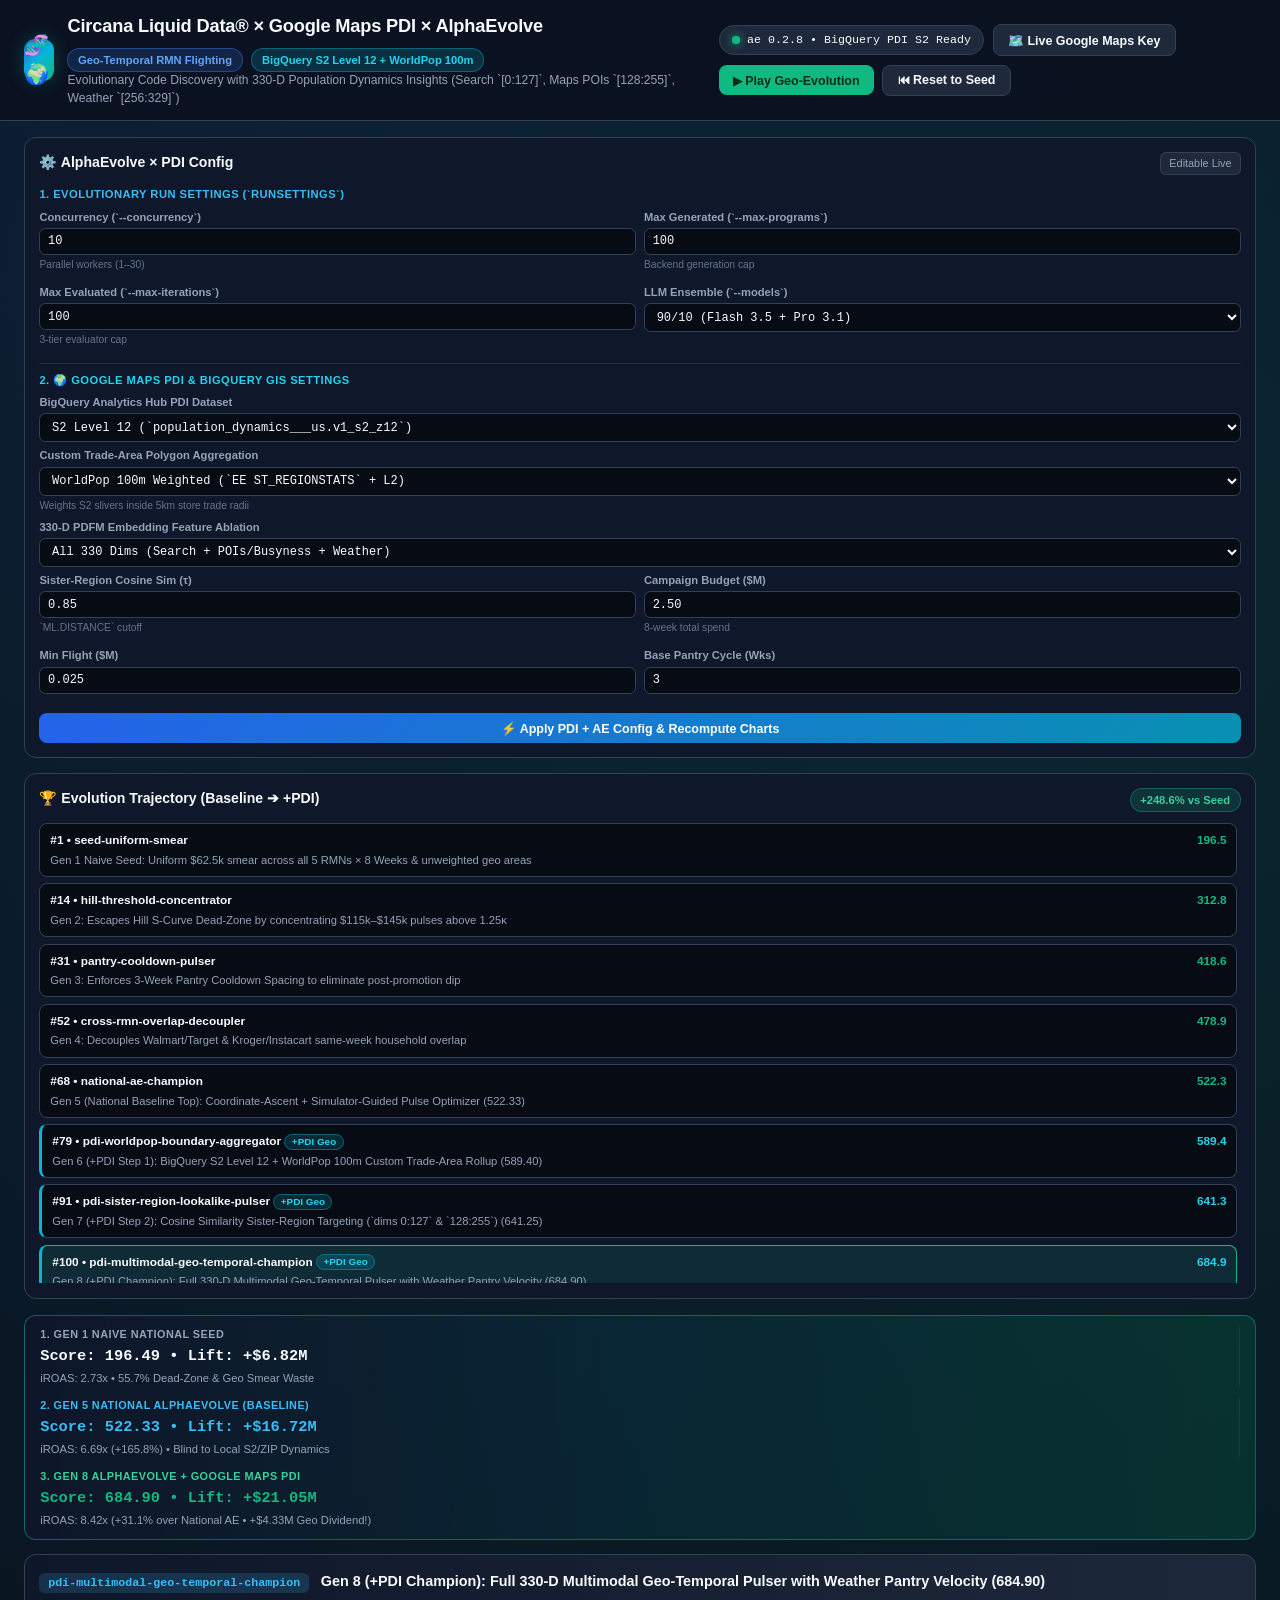
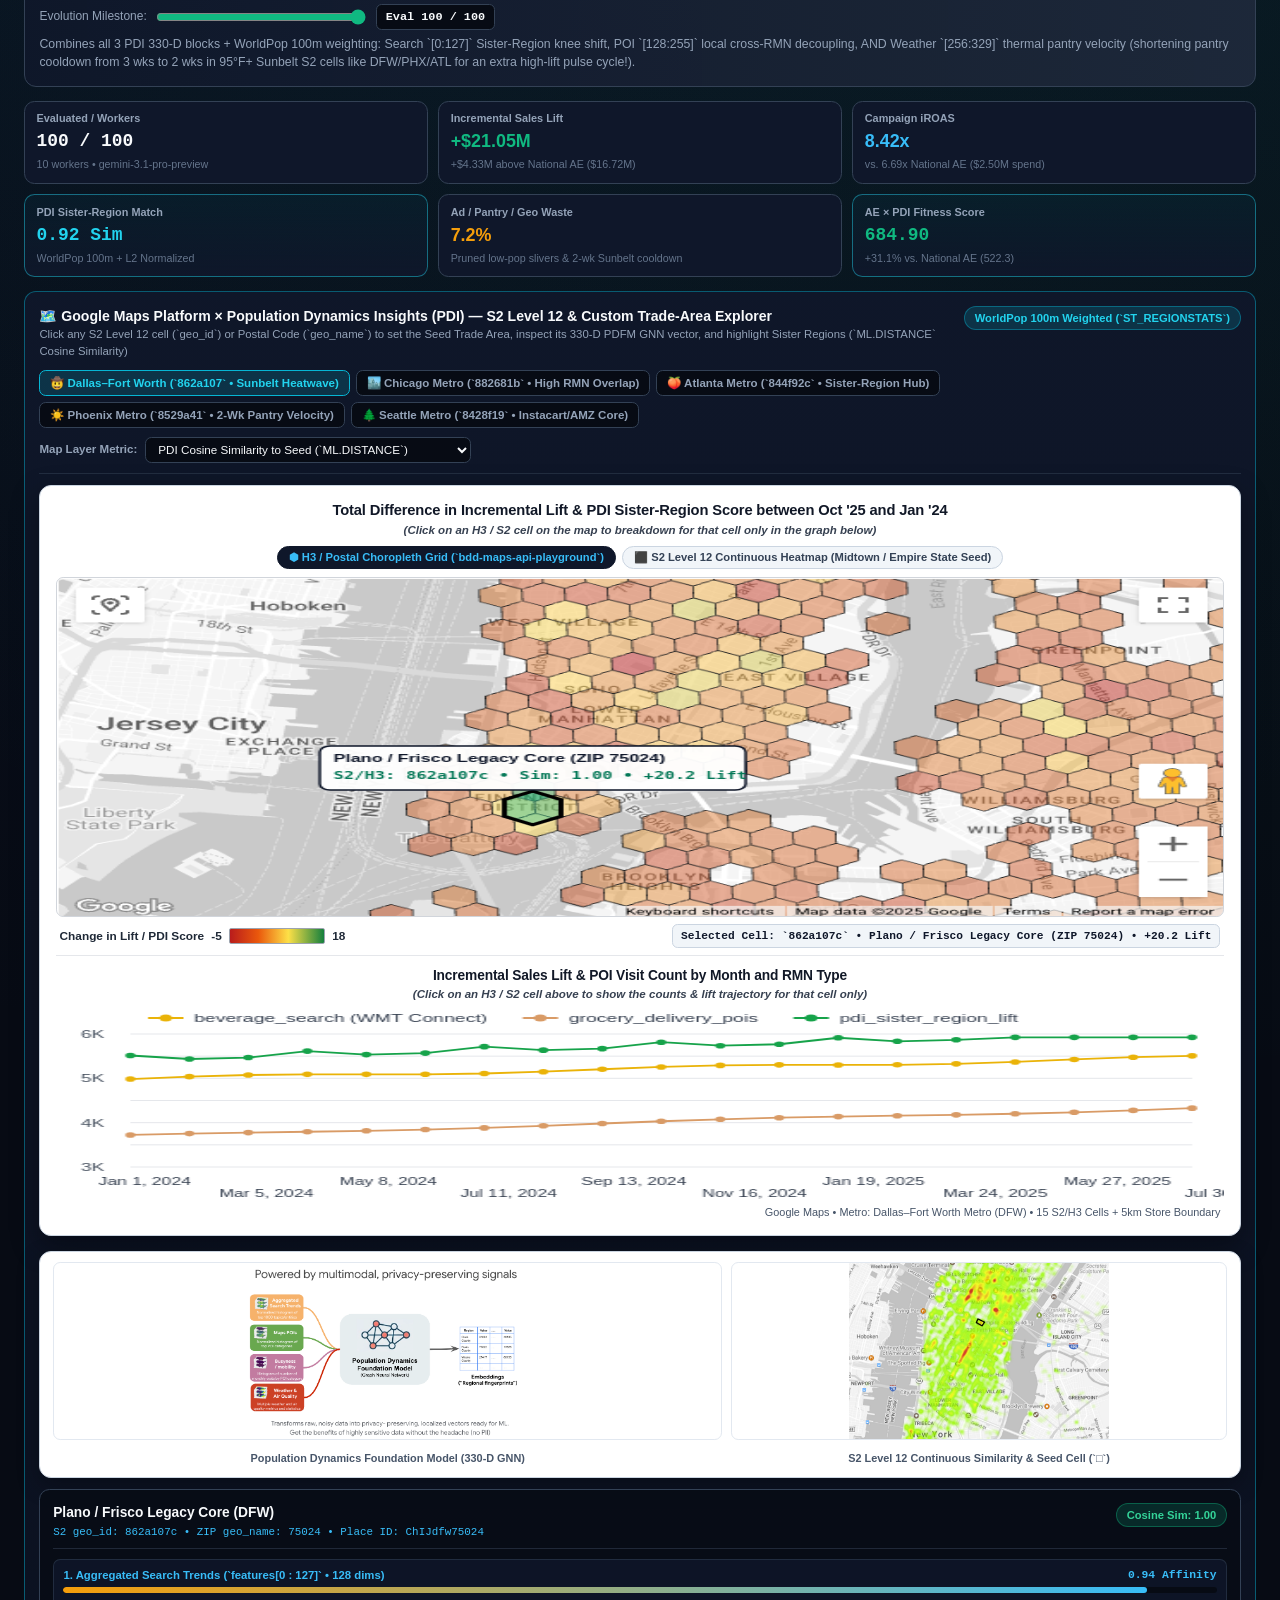
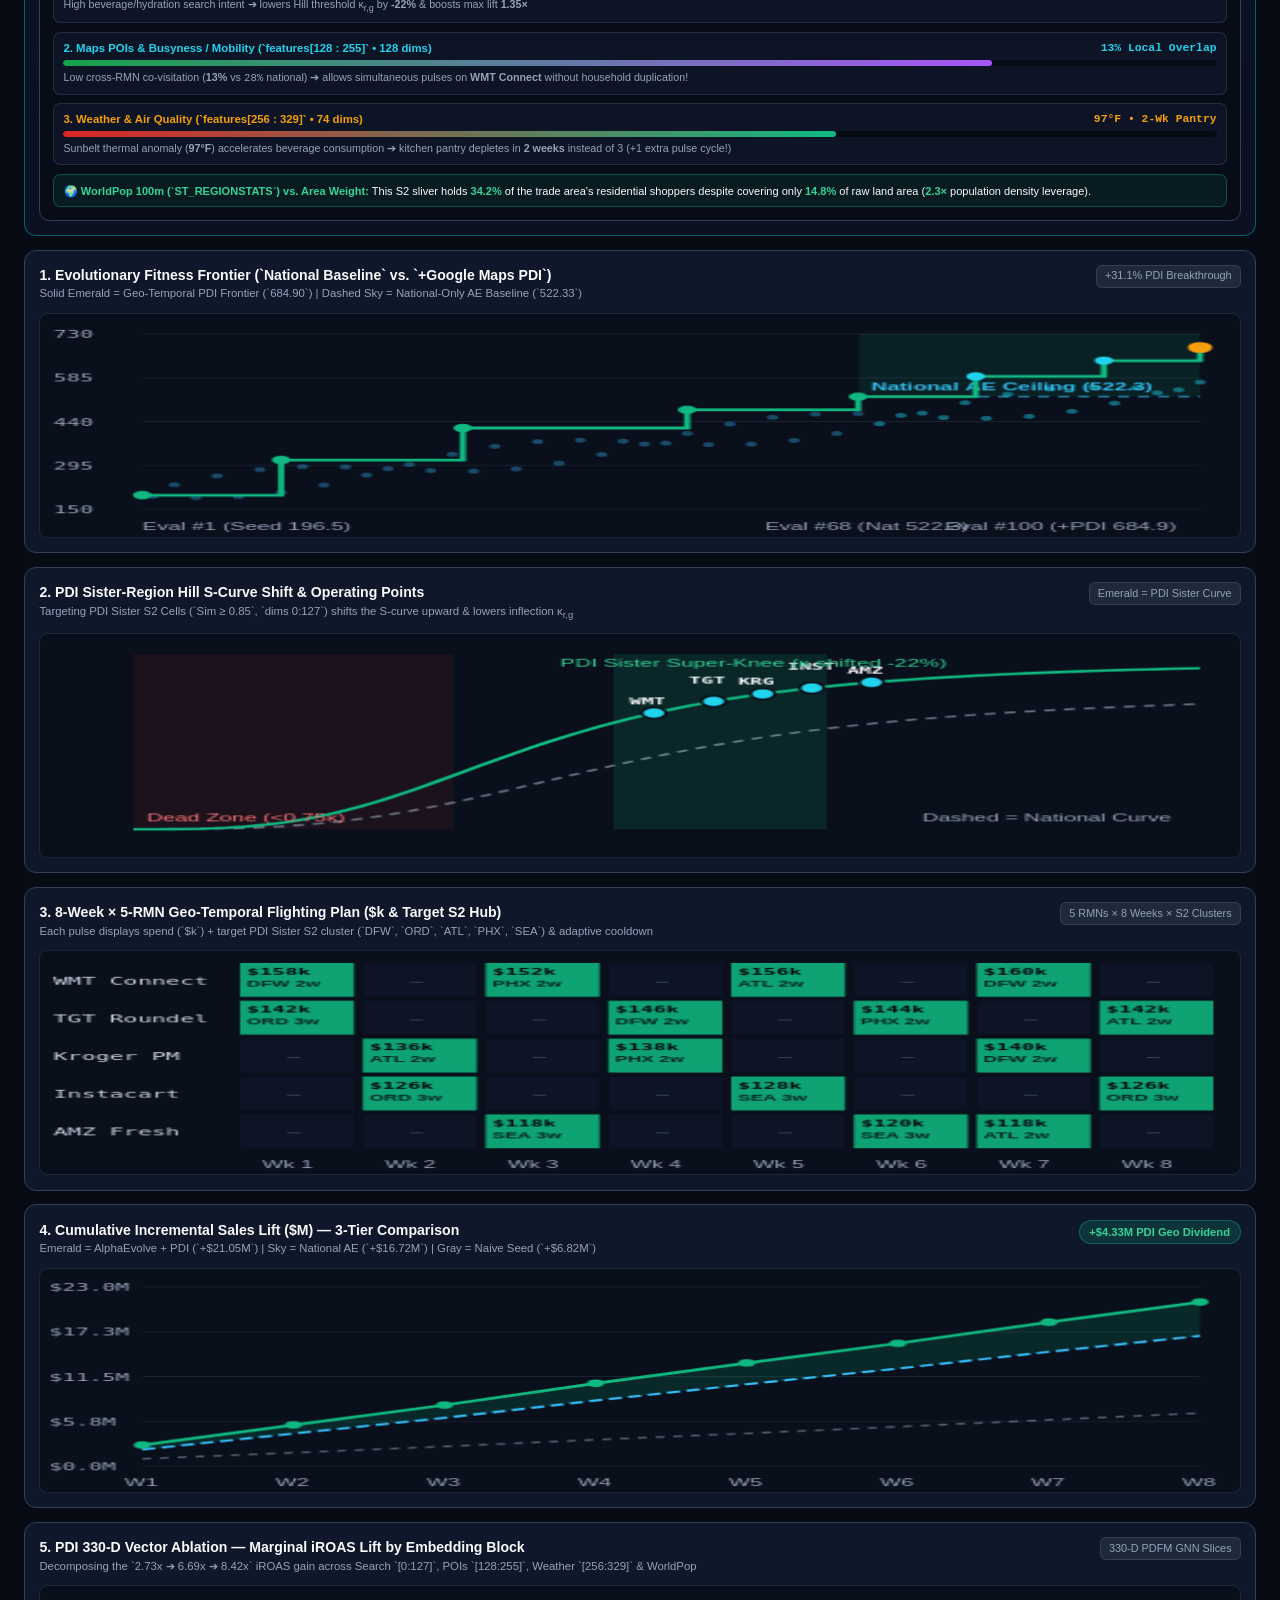
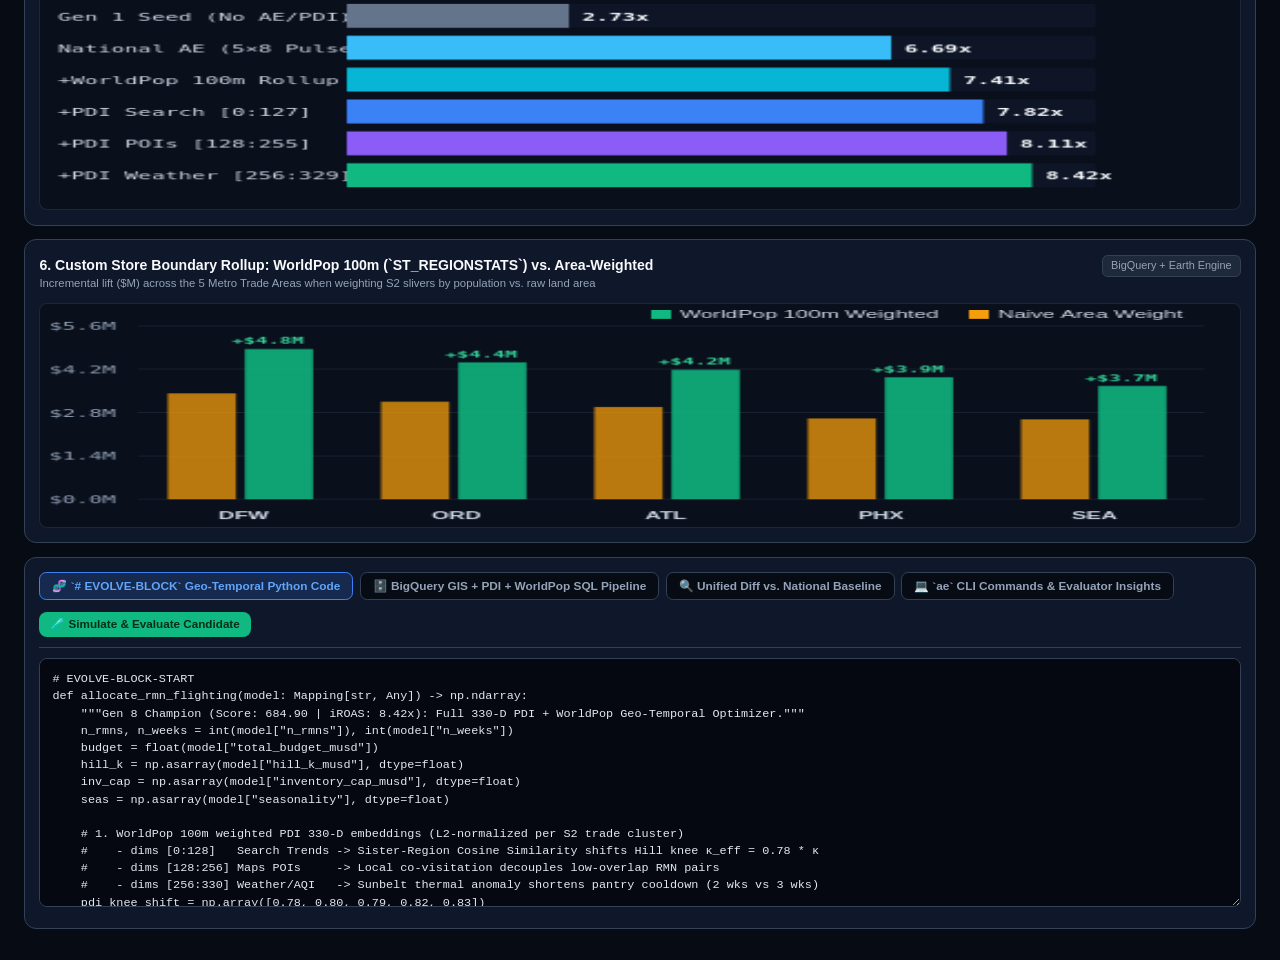
<file: static/index.html>
<!DOCTYPE html>
<html lang="en">
<head>
  <meta charset="UTF-8" />
  <meta name="viewport" content="width=device-width, initial-scale=1.0" />
  <title>Circana Liquid Data® × Google Maps PDI × AlphaEvolve — Geo-Temporal Retail Media Optimizer</title>
  <link rel="stylesheet" href="styles.css" onerror="this.href='/static/styles.css'" />
</head>
<body>
  <!-- Top Navbar -->
  <header class="topbar">
    <div class="brand">
      <div class="brand-badge">🧬🌍</div>
      <div>
        <div class="brand-title-row">
          <h1>Circana Liquid Data® × Google Maps PDI × AlphaEvolve</h1>
          <span class="pill pill-accent">Geo-Temporal RMN Flighting</span>
          <span class="pill pill-pdi">BigQuery S2 Level 12 + WorldPop 100m</span>
        </div>
        <p class="subtitle">
          Evolutionary Code Discovery with 330-D Population Dynamics Insights (Search `[0:127]`, Maps POIs `[128:255]`, Weather `[256:329]`)
        </p>
      </div>
    </div>

    <div class="topbar-actions">
      <div class="ae-cli-badge" id="aeCliBadge" title="AlphaEvolve + BigQuery PDI Status">
        <span class="status-dot"></span>
        <span id="aeCliStatusText">ae 0.2.8 • BigQuery PDI S2 Ready</span>
      </div>
      <button id="toggleGmpKeyBtn" class="btn btn-secondary" type="button">
        🗺️ Live Google Maps Key
      </button>
      <button id="playEvolutionBtn" class="btn btn-primary" type="button">
        ▶ Play Geo-Evolution
      </button>
      <button id="resetEvolutionBtn" class="btn btn-secondary" type="button">
        ⏮ Reset to Seed
      </button>
    </div>
  </header>

  <!-- Optional Google Maps Demo Key / API Key Drawer (Compliance: Never hardcode key) -->
  <div id="gmpKeyBanner" class="gmp-key-banner hidden">
    <div class="gmp-key-inner">
      <div>
        <strong>🗺️ Google Maps Platform Live Vector Map (`<gmp-map>` + `GoogleMapsOverlay` S2Layer):</strong>
        <span>
          Enter your `GOOGLE_MAPS_API_KEY` or mint a zero-cost prototyping
          <a href="https://mapsplatform.google.com/maps-demo-key?utm_campaign=gmp_git_agentskills_v1" target="_blank" rel="noopener" style="color:#38bdf8;">Maps Demo Key</a>.
          (Interactive WebGL/Canvas S2 Level 12 Vector Simulation is active by default.)
        </span>
      </div>
      <div class="gmp-key-controls">
        <input id="gmpApiKeyInput" type="password" placeholder="Paste GOOGLE_MAPS_API_KEY..." />
        <button id="loadLiveGmpBtn" class="btn btn-accent btn-sm" type="button">Load Live `<gmp-map>`</button>
      </div>
    </div>
  </div>

  <main class="main-layout">
    <!-- Left Sidebar: Editable AlphaEvolve Runtime, Google Maps PDI Config & Milestones -->
    <aside class="config-sidebar" aria-label="AlphaEvolve & PDI Configuration">
      <div class="card config-card">
        <div class="card-header">
          <h2>⚙️ AlphaEvolve × PDI Config</h2>
          <span class="badge-muted">Editable Live</span>
        </div>

        <form id="aeConfigForm" class="config-form">
          <div class="section-label">1. Evolutionary Run Settings (`RunSettings`)</div>

          <div class="form-grid-2">
            <div class="field">
              <label for="cfgConcurrency">Concurrency (`--concurrency`)</label>
              <input id="cfgConcurrency" type="number" min="1" max="30" value="10" />
              <span class="field-hint">Parallel workers (1–30)</span>
            </div>

            <div class="field">
              <label for="cfgMaxPrograms">Max Generated (`--max-programs`)</label>
              <input id="cfgMaxPrograms" type="number" min="10" max="5000" step="10" value="100" />
              <span class="field-hint">Backend generation cap</span>
            </div>
          </div>

          <div class="form-grid-2">
            <div class="field">
              <label for="cfgMaxIterations">Max Evaluated (`--max-iterations`)</label>
              <input id="cfgMaxIterations" type="number" min="10" max="5000" step="10" value="100" />
              <span class="field-hint">3-tier evaluator cap</span>
            </div>

            <div class="field">
              <label for="cfgModelPreset">LLM Ensemble (`--models`)</label>
              <select id="cfgModelPreset">
                <option value="mix-90-10" selected>90/10 (Flash 3.5 + Pro 3.1)</option>
                <option value="gemini-4-argon">gemini-4-argon (Deep)</option>
                <option value="gemini-3.5-flash">gemini-3.5-flash (Fast)</option>
              </select>
            </div>
          </div>

          <div class="section-label pdi-highlight">2. 🌍 Google Maps PDI &amp; BigQuery GIS Settings</div>

          <div class="field">
            <label for="cfgPdiDataset">BigQuery Analytics Hub PDI Dataset</label>
            <select id="cfgPdiDataset">
              <option value="s2_z12" selected>S2 Level 12 (`population_dynamics___us.v1_s2_z12`)</option>
              <option value="postal_codes">US Postal Codes Monthly (`snapshot_date` Place IDs)</option>
            </select>
          </div>

          <div class="field">
            <label for="cfgBoundaryRollup">Custom Trade-Area Polygon Aggregation</label>
            <select id="cfgBoundaryRollup">
              <option value="worldpop" selected>WorldPop 100m Weighted (`EE ST_REGIONSTATS` + L2)</option>
              <option value="area">Naive Area-Weighted Sliver (`ST_AREA` Unweighted)</option>
            </select>
            <span class="field-hint">Weights S2 slivers inside 5km store trade radii</span>
          </div>

          <div class="field">
            <label for="cfgPdiSlice">330-D PDFM Embedding Feature Ablation</label>
            <select id="cfgPdiSlice">
              <option value="all_330" selected>All 330 Dims (Search + POIs/Busyness + Weather)</option>
              <option value="search_0_127">Dims [0:127] — Search Trends (Intent &amp; S-Curve Knee)</option>
              <option value="poi_128_255">Dims [128:255] — Maps POIs &amp; Busyness (RMN Overlap)</option>
              <option value="weather_256_329">Dims [256:329] — Weather &amp; AQI (Pantry Velocity)</option>
            </select>
          </div>

          <div class="form-grid-2">
            <div class="field">
              <label for="cfgSimThreshold">Sister-Region Cosine Sim (&tau;)</label>
              <input id="cfgSimThreshold" type="number" step="0.02" min="0.60" max="0.96" value="0.85" />
              <span class="field-hint">`ML.DISTANCE` cutoff</span>
            </div>
            <div class="field">
              <label for="cfgBudget">Campaign Budget ($M)</label>
              <input id="cfgBudget" type="number" step="0.25" min="0.5" max="15.0" value="2.50" />
              <span class="field-hint">8-week total spend</span>
            </div>
          </div>

          <div class="form-grid-2">
            <div class="field">
              <label for="cfgMinFlight">Min Flight ($M)</label>
              <input id="cfgMinFlight" type="number" step="0.005" min="0.0" max="0.25" value="0.025" />
            </div>
            <div class="field">
              <label for="cfgCooldown">Base Pantry Cycle (Wks)</label>
              <input id="cfgCooldown" type="number" step="1" min="1" max="6" value="3" />
            </div>
          </div>

          <button type="submit" id="applyConfigBtn" class="btn btn-accent btn-full">
            ⚡ Apply PDI + AE Config &amp; Recompute Charts
          </button>
        </form>
      </div>

      <!-- Milestone Timeline Selector (8 Stages: 5 National Baseline + 3 PDI Geo-Temporal) -->
      <div class="card milestones-card">
        <div class="card-header">
          <h2>🏆 Evolution Trajectory (Baseline ➔ +PDI)</h2>
          <span id="improvementBadge" class="pill pill-success">+248.6% Score</span>
        </div>
        <div id="milestoneList" class="milestone-list"></div>
      </div>
    </aside>

    <!-- Right Main Workspace -->
    <section class="workspace-content">
      <!-- 3-Tier Baseline vs. PDI Impact Banner -->
      <div class="impact-comparison-bar">
        <div class="comparison-tier">
          <span class="tier-tag" style="color:#94a3b8;">1. Gen 1 Naive National Seed</span>
          <div class="tier-metrics">Score: 196.49 • Lift: +$6.82M</div>
          <div class="tier-sub">iROAS: 2.73x • 55.7% Dead-Zone &amp; Geo Smear Waste</div>
        </div>
        <div class="comparison-tier">
          <span class="tier-tag" style="color:#38bdf8;">2. Gen 5 National AlphaEvolve (Baseline)</span>
          <div class="tier-metrics text-sky">Score: 522.33 • Lift: +$16.72M</div>
          <div class="tier-sub">iROAS: 6.69x (+165.8%) • Blind to Local S2/ZIP Dynamics</div>
        </div>
        <div class="comparison-tier">
          <span class="tier-tag" style="color:#34d399;">3. Gen 8 AlphaEvolve + Google Maps PDI</span>
          <div class="tier-metrics text-emerald" id="bannerPdiMetrics">Score: 684.90 • Lift: +$21.05M</div>
          <div class="tier-sub" id="bannerPdiSub">iROAS: 8.42x (+31.1% over National AE • +$4.33M Geo Dividend!)</div>
        </div>
      </div>

      <!-- Evolution Progress Scrubber Bar -->
      <div class="card scrubber-card">
        <div class="scrubber-top">
          <div>
            <span class="stage-tag" id="activeNicknameBadge">pdi-multimodal-geo-temporal-champion</span>
            <strong id="activeSummaryTitle" class="stage-title">Loading evolutionary trajectory...</strong>
          </div>
          <div class="scrubber-controls">
            <span class="scrubber-label">Evolution Milestone:</span>
            <input id="stageSlider" type="range" min="0" max="7" step="1" value="7" />
            <span id="stageCounterBadge" class="mono-badge">Eval 100 / 100</span>
          </div>
        </div>
        <p id="activeWhatChanged" class="stage-detail"></p>
      </div>

      <!-- 6-Card Live Telemetry Strip -->
      <div class="kpi-grid">
        <div class="kpi-card">
          <div class="kpi-label">Evaluated / Workers</div>
          <div class="kpi-value mono" id="kpiEvaluated">100 / 100</div>
          <div class="kpi-sub" id="kpiModelUsed">10 workers • 90/10 Flash+Pro</div>
        </div>
        <div class="kpi-card">
          <div class="kpi-label">Incremental Sales Lift</div>
          <div class="kpi-value text-emerald" id="kpiLift">+$21.05M</div>
          <div class="kpi-sub" id="kpiLiftDelta">+$4.33M above National AE</div>
        </div>
        <div class="kpi-card">
          <div class="kpi-label">Campaign iROAS</div>
          <div class="kpi-value text-sky" id="kpiRoas">8.42x</div>
          <div class="kpi-sub" id="kpiRoasSub">vs. 6.69x National AE ($2.50M)</div>
        </div>
        <div class="kpi-card kpi-pdi">
          <div class="kpi-label">PDI Sister-Region Match</div>
          <div class="kpi-value mono text-cyan" id="kpiPdiMatch">0.91 Sim</div>
          <div class="kpi-sub" id="kpiPdiSub">WorldPop 100m + L2 Normalized</div>
        </div>
        <div class="kpi-card">
          <div class="kpi-label">Ad / Pantry / Geo Waste</div>
          <div class="kpi-value text-amber" id="kpiWaste">7.2%</div>
          <div class="kpi-sub" id="kpiLossBreakdown">Down from 55.7% (Seed) &amp; 16.4% (Nat)</div>
        </div>
        <div class="kpi-card kpi-pdi">
          <div class="kpi-label">AE × PDI Fitness Score</div>
          <div class="kpi-value mono text-emerald" id="kpiScore">684.90</div>
          <div class="kpi-sub" id="kpiScoreDelta">+31.1% vs. Baseline AE (522.33)</div>
        </div>
      </div>

      <!-- INTEGRATED GOOGLE MAPS PLATFORM × PDI S2 LEVEL 12 & TRADE-AREA STUDIO -->
      <div class="card pdi-geo-studio-card">
        <div class="card-header">
          <div>
            <h3>🗺️ Google Maps Platform × Population Dynamics Insights (PDI) — S2 Level 12 &amp; Custom Trade-Area Explorer</h3>
            <p class="chart-sub">
              Click any S2 Level 12 cell (`geo_id`) or Postal Code (`geo_name`) to set the Seed Trade Area, inspect its 330-D PDFM GNN vector, and highlight Sister Regions (`ML.DISTANCE` Cosine Similarity)
            </p>
          </div>
          <span class="pill pill-pdi" id="activeRollupPill">WorldPop 100m Weighted (`ST_REGIONSTATS`)</span>
        </div>

        <div class="geo-toolbar">
          <div class="metro-tabs" id="metroTabs">
            <button type="button" class="metro-btn active" data-metro="dfw">🤠 Dallas–Fort Worth (`862a107` • Sunbelt Heatwave)</button>
            <button type="button" class="metro-btn" data-metro="ord">🏙️ Chicago Metro (`882681b` • High RMN Overlap)</button>
            <button type="button" class="metro-btn" data-metro="atl">🍑 Atlanta Metro (`844f92c` • Sister-Region Hub)</button>
            <button type="button" class="metro-btn" data-metro="phx">☀️ Phoenix Metro (`8529a41` • 2-Wk Pantry Velocity)</button>
            <button type="button" class="metro-btn" data-metro="sea">🌲 Seattle Metro (`8428f19` • Instacart/AMZ Core)</button>
          </div>

          <div class="layer-mode-group">
            <label for="mapColorMode">Map Layer Metric:</label>
            <select id="mapColorMode">
              <option value="similarity" selected>PDI Cosine Similarity to Seed (`ML.DISTANCE`)</option>
              <option value="worldpop">WorldPop 100m Weight vs. Raw Area Sliver</option>
              <option value="search_intent">PDI Search Trends `[0:127]` (Beverage Intent)</option>
              <option value="poi_overlap">PDI Maps POIs &amp; Busyness `[128:255]` (RMN Overlap)</option>
              <option value="weather_pantry">PDI Weather &amp; AQI `[256:329]` (Pantry Depletion)</option>
            </select>
          </div>
        </div>

        <div class="geo-split-layout">
          <!-- Left: Authentic Google Maps PDI Playground White Card (Map + Color Scale + Per-Cell Breakdown Graph) -->
          <div class="gmp-playground-white-card">
            <div class="pg-card-header">
              <div class="pg-card-title" id="pgTopTitle">
                Total Difference in Incremental Lift &amp; PDI Sister-Region Score between Oct '25 and Jan '24
              </div>
              <div class="pg-card-subtitle">
                (Click on an H3 / S2 cell on the map to breakdown for that cell only in the graph below)
              </div>
            </div>

            <div class="pg-mode-switch-bar" id="pgModeSwitchBar">
              <button type="button" class="pg-mode-btn active" data-pgmode="h3_hex">
                ⬢ H3 / Postal Choropleth Grid (`bdd-maps-api-playground`)
              </button>
              <button type="button" class="pg-mode-btn" data-pgmode="s2_heatmap">
                ⬛ S2 Level 12 Continuous Heatmap (Midtown / Empire State Seed)
              </button>
            </div>

            <div class="map-viewport-wrapper">
              <canvas id="pdiMapCanvas" width="679" height="340"></canvas>
              <div id="gmpLiveMap" style="display:none;"></div>
            </div>

            <div class="pg-scale-row">
              <div class="pg-scale-left">
                <span>Change in Lift / PDI Score</span>
                <span>-5</span>
                <span class="pg-gradient-bar" title="-5 to +18 PDI Lift Index"></span>
                <span>18</span>
              </div>
              <span class="pg-selected-cell-tag" id="hudSeedLabel">
                Selected Cell: `882a100d29` • Financial District (ZIP 10005) • +18.0 Lift
              </span>
            </div>

            <div class="pg-bottom-chart-wrap">
              <div class="pg-card-header" style="margin-bottom:0.2rem;">
                <div class="pg-card-title" style="font-size:0.86rem;">
                  Incremental Sales Lift &amp; POI Visit Count by Month and RMN Type
                </div>
                <div class="pg-card-subtitle">
                  (Click on an H3 / S2 cell above to show the counts &amp; lift trajectory for that cell only)
                </div>
              </div>
              <canvas id="playgroundCellChartCanvas" width="660" height="195"></canvas>
            </div>

            <div class="gmp-attribution-footer" style="color:#475569;">
              Google Maps • <span id="hudMetroLabel">Metro: New York / Tri-State PDI Playground + 5-Hub Trade Areas</span>
            </div>
          </div>

          <!-- Right: Multimodal PDFM Foundation Model Card (Slide 40) + S2 Heatmap Preview + 330-D Fingerprint -->
          <div class="pdi-right-column">
            <div class="pdi-multimodal-white-card">
              <div class="pdi-visual-pair">
                <div>
                  <img src="s40_pdi_diagram_4.png" onerror="this.src='/static/s40_pdi_diagram_4.png'" alt="Powered by multimodal, privacy-preserving signals — PDFM Graph Neural Network" />
                  <div class="pdi-visual-caption">Population Dynamics Foundation Model (330-D GNN)</div>
                </div>
                <div>
                  <img id="secondaryMapPreviewImg" src="s38_s2_map_4.png" onerror="this.src='/static/s38_s2_map_4.png'" alt="Google Maps S2 Level 12 Continuous Heatmap with Seed Cell" />
                  <div class="pdi-visual-caption">S2 Level 12 Continuous Similarity &amp; Seed Cell (`□`)</div>
                </div>
              </div>
            </div>

            <div class="pdi-fingerprint-panel">
              <div class="cell-id-header">
                <div>
                  <div class="cell-title" id="fpCellTitle">Financial District / Lower Manhattan Core</div>
                  <div class="cell-tokens" id="fpCellTokens">H3/S2 `geo_id`: 882a100d29 • ZIP `geo_name`: 10005 • Place ID: ChIJnyc10005</div>
                </div>
                <span class="pill pill-success" id="fpSimBadge">Cosine Sim: 0.96</span>
              </div>

              <div class="pdi-slice-list">
                <!-- Slice 1: Search Trends [0:127] -->
                <div class="pdi-slice-box">
                  <div class="slice-top">
                    <span class="text-sky">1. Aggregated Search Trends (`features[0 : 127]` • 128 dims)</span>
                    <span class="mono text-sky" id="fpSearchVal">0.94 Affinity</span>
                  </div>
                  <div class="slice-bar-track">
                    <div class="slice-bar-fill" id="fpSearchBar" style="width:94%; background:linear-gradient(90deg,#f59e0b,#38bdf8);"></div>
                  </div>
                  <div class="slice-impact" id="fpSearchImpact">
                    Normalized histogram of top 1,000 topics ➔ lowers Hill threshold &kappa;<sub>r,g</sub> by <strong>-22%</strong> &amp; boosts max lift <strong>1.35&times;</strong>
                  </div>
                </div>

                <!-- Slice 2: Maps POIs & Busyness [128:255] -->
                <div class="pdi-slice-box">
                  <div class="slice-top">
                    <span class="text-cyan">2. Maps POIs &amp; Busyness / Mobility (`features[128 : 255]` • 128 dims)</span>
                    <span class="mono text-cyan" id="fpPoiVal">14% Local Overlap</span>
                  </div>
                  <div class="slice-bar-track">
                    <div class="slice-bar-fill" id="fpPoiBar" style="width:82%; background:linear-gradient(90deg,#16a34a,#a855f7);"></div>
                  </div>
                  <div class="slice-impact" id="fpPoiImpact">
                    Top POI categories + monthly visit histogram ➔ decouples low-overlap RMNs (`14%` local vs `28%` national)
                  </div>
                </div>

                <!-- Slice 3: Weather & Air Quality [256:329] -->
                <div class="pdi-slice-box">
                  <div class="slice-top">
                    <span class="text-amber">3. Weather &amp; Air Quality (`features[256 : 329]` • 74 dims)</span>
                    <span class="mono text-amber" id="fpWeatherVal">96°F • 2-Wk Pantry</span>
                  </div>
                  <div class="slice-bar-track">
                    <div class="slice-bar-fill" id="fpWeatherBar" style="width:88%; background:linear-gradient(90deg,#dc2626,#10b981);"></div>
                  </div>
                  <div class="slice-impact" id="fpWeatherImpact">
                    Thermal &amp; AQI metrics ➔ accelerates beverage depletion from <strong>3 weeks to 2 weeks</strong> (+1 extra flight cycle!)
                  </div>
                </div>
              </div>

              <div class="worldpop-callout" id="fpWorldpopCallout">
                <strong>🌍 WorldPop 100m (`ST_REGIONSTATS`) vs. Area Weight:</strong>
                This cell holds <strong>34.2%</strong> of the trade area's residential shoppers despite covering only <strong>14.8%</strong> of raw land area (<strong>2.3&times;</strong> population density leverage).
              </div>
            </div>
          </div>
        </div>
      </div>

      <!-- 3x2 Dynamic Optimization Charts Grid Showing Improvement Over Baseline -->
      <div class="charts-grid">
        <!-- Chart 1: Dual Evolutionary Fitness Progression (Baseline AE vs PDI-Enhanced AE) -->
        <div class="card chart-card">
          <div class="card-header">
            <div>
              <h3>1. Evolutionary Fitness Frontier (`National Baseline` vs. `+Google Maps PDI`)</h3>
              <p class="chart-sub">Solid Emerald = Geo-Temporal PDI Frontier (`684.90`) | Dashed Sky = National-Only AE Baseline (`522.33`)</p>
            </div>
            <span class="badge-muted" id="chart1CapBadge">+31.1% PDI Breakthrough</span>
          </div>
          <canvas id="evoChartCanvas" width="540" height="225"></canvas>
        </div>

        <!-- Chart 2: PDI-Shifted Hill S-Curve Operating Points -->
        <div class="card chart-card">
          <div class="card-header">
            <div>
              <h3>2. PDI Sister-Region Hill S-Curve Shift &amp; Operating Points</h3>
              <p class="chart-sub">Targeting PDI Sister S2 Cells (`Sim ≥ 0.85`, `dims 0:127`) shifts the S-curve upward &amp; lowers inflection &kappa;<sub>r,g</sub></p>
            </div>
            <span class="badge-muted">Emerald = PDI Sister Curve</span>
          </div>
          <canvas id="scurveChartCanvas" width="540" height="225"></canvas>
        </div>

        <!-- Chart 3: 5 RMNs x 8 Weeks Geo-Temporal Flighting Schedule Heatmap -->
        <div class="card chart-card">
          <div class="card-header">
            <div>
              <h3>3. 8-Week × 5-RMN Geo-Temporal Flighting Plan ($k &amp; Target S2 Hub)</h3>
              <p class="chart-sub">Each pulse displays spend (`$k`) + target PDI Sister S2 cluster (`DFW`, `ORD`, `ATL`, `PHX`, `SEA`) &amp; adaptive cooldown</p>
            </div>
            <span class="badge-muted">5 RMNs × 8 Weeks × S2 Clusters</span>
          </div>
          <canvas id="heatmapChartCanvas" width="540" height="225"></canvas>
        </div>

        <!-- Chart 4: Cumulative Weekly Incremental Sales Lift ($M) — 3-Curve Comparison -->
        <div class="card chart-card">
          <div class="card-header">
            <div>
              <h3>4. Cumulative Incremental Sales Lift ($M) — 3-Tier Comparison</h3>
              <p class="chart-sub">Emerald = AlphaEvolve + PDI (`+$21.05M`) | Sky = National AE (`+$16.72M`) | Gray = Naive Seed (`+$6.82M`)</p>
            </div>
            <span class="pill pill-success" id="chart4LiftDelta">+$4.33M PDI Geo Dividend</span>
          </div>
          <canvas id="weeklyLiftChartCanvas" width="540" height="225"></canvas>
        </div>

        <!-- Chart 5 (NEW): PDI 330-D Modality Ablation & iROAS Attribution -->
        <div class="card chart-card">
          <div class="card-header">
            <div>
              <h3>5. PDI 330-D Vector Ablation — Marginal iROAS Lift by Embedding Block</h3>
              <p class="chart-sub">Decomposing the `2.73x ➔ 6.69x ➔ 8.42x` iROAS gain across Search `[0:127]`, POIs `[128:255]`, Weather `[256:329]` &amp; WorldPop</p>
            </div>
            <span class="badge-muted">330-D PDFM GNN Slices</span>
          </div>
          <canvas id="ablationChartCanvas" width="540" height="225"></canvas>
        </div>

        <!-- Chart 6 (NEW): Custom Boundary Rollup — WorldPop 100m vs. Naive Area Weighting -->
        <div class="card chart-card">
          <div class="card-header">
            <div>
              <h3>6. Custom Store Boundary Rollup: WorldPop 100m (`ST_REGIONSTATS`) vs. Area-Weighted</h3>
              <p class="chart-sub">Incremental lift ($M) across the 5 Metro Trade Areas when weighting S2 slivers by population vs. raw land area</p>
            </div>
            <span class="badge-muted">BigQuery + Earth Engine</span>
          </div>
          <canvas id="worldpopChartCanvas" width="540" height="225"></canvas>
        </div>
      </div>

      <!-- Bottom Inspector: Live # EVOLVE-BLOCK Geo-Temporal Code, BigQuery SQL, Diff & ae CLI -->
      <div class="card inspector-card">
        <div class="tabs-header">
          <div class="tab-buttons">
            <button class="tab-btn active" data-tab="tabCode" type="button">🧬 `# EVOLVE-BLOCK` Geo-Temporal Python Code</button>
            <button class="tab-btn" data-tab="tabSql" type="button">🗄️ BigQuery GIS + PDI + WorldPop SQL Pipeline</button>
            <button class="tab-btn" data-tab="tabDiff" type="button">🔍 Unified Diff vs. National Baseline</button>
            <button class="tab-btn" data-tab="tabCli" type="button">💻 `ae` CLI Commands &amp; Evaluator Insights</button>
          </div>
          <button id="evalCustomCodeBtn" class="btn btn-primary btn-sm" type="button">
            🧪 Simulate &amp; Evaluate Candidate
          </button>
        </div>

        <!-- Tab 1: Editable Evolve Block Code -->
        <div id="tabCode" class="tab-pane active">
          <textarea id="codeEditorTextarea" rows="13" spellcheck="false"></textarea>
        </div>

        <!-- Tab 2: BigQuery GIS + Earth Engine WorldPop + PDI Cosine Similarity SQL -->
        <div id="tabSql" class="tab-pane hidden">
          <pre id="sqlViewerPre" class="code-pre"></pre>
        </div>

        <!-- Tab 3: Unified Diff -->
        <div id="tabDiff" class="tab-pane hidden">
          <pre id="diffViewerPre" class="code-pre"></pre>
        </div>

        <!-- Tab 4: Generated ae CLI Commands & Evaluator Insights -->
        <div id="tabCli" class="tab-pane hidden">
          <div class="cli-insights-grid">
            <div>
              <h4>Generated `ae` CLI Launch Sequence</h4>
              <pre id="cliCommandsPre" class="code-pre"></pre>
            </div>
            <div>
              <h4>3-Tier Geo-Temporal Evaluator Output (`AlphaEvolveEvaluationInsights`)</h4>
              <pre id="evaluatorInsightsPre" class="code-pre"></pre>
            </div>
          </div>
        </div>
      </div>
    </section>
  </main>

  <script src="app.js" onerror="const s=document.createElement('script');s.src='/static/app.js';document.body.appendChild(s);"></script>
</body>
</html>
</file>
<file: static/styles.css>
:root {
  --bg: #070b14;
  --surface: #0f172a;
  --surface-elevated: #1e293b;
  --surface-glass: rgba(15, 23, 42, 0.88);
  --border: #334155;
  --border-subtle: rgba(51, 65, 85, 0.55);
  --text: #f8fafc;
  --text-muted: #94a3b8;
  --primary: #3b82f6;
  --primary-hover: #2563eb;
  --accent: #8b5cf6;
  --emerald: #10b981;
  --amber: #f59e0b;
  --danger: #ef4444;
  --sky: #38bdf8;
  --cyan: #06b6d4;
}

* {
  box-sizing: border-box;
  margin: 0;
  padding: 0;
}

body {
  background: radial-gradient(circle at 15% 0%, rgba(30, 58, 138, 0.22), transparent 45%),
              radial-gradient(circle at 85% 10%, rgba(16, 185, 129, 0.14), transparent 40%),
              var(--bg);
  color: var(--text);
  font-family: -apple-system, BlinkMacSystemFont, "Segoe UI", Roboto, Inter, sans-serif;
  line-height: 1.45;
  min-height: 100vh;
}

/* Top Navbar */
.topbar {
  display: flex;
  align-items: center;
  justify-content: space-between;
  gap: 1rem;
  padding: 0.8rem 1.5rem;
  background: rgba(11, 17, 32, 0.94);
  border-bottom: 1px solid var(--border);
  position: sticky;
  top: 0;
  z-index: 40;
  backdrop-filter: blur(10px);
}

.brand {
  display: flex;
  align-items: center;
  gap: 0.85rem;
}

.brand-badge {
  width: 2.65rem;
  height: 2.65rem;
  border-radius: 0.7rem;
  background: linear-gradient(135deg, #2563eb, #06b6d4, #10b981);
  display: flex;
  align-items: center;
  justify-content: center;
  font-size: 1.25rem;
  box-shadow: 0 0 18px rgba(16, 185, 129, 0.3);
}

.brand-title-row {
  display: flex;
  align-items: center;
  flex-wrap: wrap;
  gap: 0.55rem;
}

.brand h1 {
  font-size: 1.14rem;
  font-weight: 800;
  letter-spacing: -0.01em;
}

.subtitle {
  font-size: 0.76rem;
  color: var(--text-muted);
}

.topbar-actions {
  display: flex;
  align-items: center;
  flex-wrap: wrap;
  gap: 0.55rem;
}

.ae-cli-badge {
  display: flex;
  align-items: center;
  gap: 0.45rem;
  padding: 0.35rem 0.75rem;
  border-radius: 999px;
  background: var(--surface-elevated);
  border: 1px solid var(--border);
  font-size: 0.73rem;
  font-family: ui-monospace, SFMono-Regular, Menlo, monospace;
}

.status-dot {
  width: 0.5rem;
  height: 0.5rem;
  border-radius: 50%;
  background: var(--emerald);
  box-shadow: 0 0 8px var(--emerald);
}

.pill {
  font-size: 0.7rem;
  font-weight: 700;
  padding: 0.18rem 0.6rem;
  border-radius: 999px;
  white-space: nowrap;
}

.pill-accent {
  background: rgba(59, 130, 246, 0.18);
  color: #60a5fa;
  border: 1px solid rgba(59, 130, 246, 0.38);
}

.pill-pdi {
  background: rgba(6, 182, 212, 0.18);
  color: #22d3ee;
  border: 1px solid rgba(6, 182, 212, 0.4);
}

.pill-success {
  background: rgba(16, 185, 129, 0.18);
  color: #34d399;
  border: 1px solid rgba(16, 185, 129, 0.38);
}

.pill-amber {
  background: rgba(245, 158, 11, 0.16);
  color: #fbbf24;
  border: 1px solid rgba(245, 158, 11, 0.38);
}

.btn {
  cursor: pointer;
  border: none;
  border-radius: 0.5rem;
  padding: 0.46rem 0.88rem;
  font-size: 0.78rem;
  font-weight: 600;
  transition: all 0.15s ease;
  display: inline-flex;
  align-items: center;
  gap: 0.35rem;
}

.btn-primary {
  background: var(--emerald);
  color: #052e16;
}

.btn-primary:hover {
  filter: brightness(1.08);
}

.btn-secondary {
  background: var(--surface-elevated);
  color: var(--text);
  border: 1px solid var(--border);
}

.btn-secondary:hover {
  background: #334155;
}

.btn-accent {
  background: linear-gradient(135deg, #2563eb, #0891b2);
  color: #fff;
}

.btn-accent:hover {
  filter: brightness(1.1);
}

.btn-full {
  width: 100%;
  justify-content: center;
  margin-top: 0.5rem;
}

.btn-sm {
  padding: 0.32rem 0.68rem;
  font-size: 0.73rem;
}

/* Google Maps Demo Key Drawer */
.gmp-key-banner {
  background: linear-gradient(90deg, rgba(15, 23, 42, 0.96), rgba(30, 58, 138, 0.35));
  border-bottom: 1px solid var(--border);
  padding: 0.65rem 1.5rem;
  font-size: 0.76rem;
}

.gmp-key-banner.hidden {
  display: none;
}

.gmp-key-inner {
  max-width: 1720px;
  margin: 0 auto;
  display: flex;
  align-items: center;
  justify-content: space-between;
  flex-wrap: wrap;
  gap: 0.75rem;
}

.gmp-key-controls {
  display: flex;
  align-items: center;
  gap: 0.5rem;
}

.gmp-key-controls input {
  background: var(--bg);
  color: var(--text);
  border: 1px solid var(--border);
  border-radius: 0.4rem;
  padding: 0.35rem 0.6rem;
  width: 280px;
  font-size: 0.76rem;
  font-family: ui-monospace, SFMono-Regular, Menlo, monospace;
}

/* Main Two-Column Grid */
.main-layout {
  display: grid;
  grid-template-columns: 360px 1fr;
  gap: 1rem;
  padding: 1rem 1.5rem 2rem;
  max-width: 1760px;
  margin: 0 auto;
}

.card {
  background: var(--surface);
  border: 1px solid var(--border);
  border-radius: 0.75rem;
  padding: 0.9rem;
}

.card-header {
  display: flex;
  align-items: flex-start;
  justify-content: space-between;
  gap: 0.5rem;
  margin-bottom: 0.7rem;
}

.card-header h2,
.card-header h3 {
  font-size: 0.88rem;
  font-weight: 700;
}

.badge-muted {
  font-size: 0.68rem;
  color: var(--text-muted);
  background: var(--surface-elevated);
  padding: 0.15rem 0.5rem;
  border-radius: 0.35rem;
  border: 1px solid var(--border);
  white-space: nowrap;
}

/* Config Sidebar */
.config-sidebar {
  display: flex;
  flex-direction: column;
  gap: 0.9rem;
}

.section-label {
  font-size: 0.7rem;
  font-weight: 700;
  text-transform: uppercase;
  letter-spacing: 0.04em;
  color: var(--sky);
  margin: 0.6rem 0 0.38rem;
  padding-top: 0.5rem;
  border-top: 1px solid var(--border-subtle);
}

.section-label:first-child {
  margin-top: 0;
  padding-top: 0;
  border-top: none;
}

.section-label.pdi-highlight {
  color: #22d3ee;
}

.form-grid-2 {
  display: grid;
  grid-template-columns: 1fr 1fr;
  gap: 0.5rem;
  margin-bottom: 0.4rem;
}

.form-grid-3 {
  display: grid;
  grid-template-columns: 1fr 1fr 1fr;
  gap: 0.45rem;
  margin-bottom: 0.4rem;
}

.field {
  display: flex;
  flex-direction: column;
  gap: 0.18rem;
  margin-bottom: 0.32rem;
}

.field label {
  font-size: 0.7rem;
  color: var(--text-muted);
  font-weight: 600;
}

.field input,
.field select {
  background: var(--bg);
  color: var(--text);
  border: 1px solid var(--border);
  border-radius: 0.4rem;
  padding: 0.35rem 0.48rem;
  font-size: 0.75rem;
  font-family: ui-monospace, SFMono-Regular, Menlo, monospace;
}

.field input:focus,
.field select:focus {
  outline: 1px solid var(--sky);
  border-color: var(--sky);
}

.field-hint {
  font-size: 0.64rem;
  color: #64748b;
}

/* Milestone Timeline List */
.milestone-list {
  display: flex;
  flex-direction: column;
  gap: 0.4rem;
  max-height: 460px;
  overflow-y: auto;
  padding-right: 0.2rem;
}

.milestone-item {
  padding: 0.5rem 0.62rem;
  border-radius: 0.5rem;
  background: var(--bg);
  border: 1px solid var(--border);
  cursor: pointer;
  transition: all 0.15s ease;
}

.milestone-item:hover {
  border-color: var(--sky);
}

.milestone-item.active {
  background: rgba(16, 185, 129, 0.12);
  border-color: var(--emerald);
}

.milestone-item.pdi-stage {
  border-left: 3px solid var(--cyan);
}

.milestone-top {
  display: flex;
  align-items: center;
  justify-content: space-between;
  font-size: 0.74rem;
  font-weight: 700;
  margin-bottom: 0.15rem;
}

.milestone-desc {
  font-size: 0.7rem;
  color: var(--text-muted);
}

/* Right Workspace Content */
.workspace-content {
  display: flex;
  flex-direction: column;
  gap: 0.85rem;
}

/* Baseline vs PDI Impact Comparison Banner */
.impact-comparison-bar {
  display: grid;
  grid-template-columns: repeat(3, 1fr);
  gap: 0.75rem;
  background: linear-gradient(90deg, rgba(15, 23, 42, 0.95), rgba(8, 51, 68, 0.45), rgba(6, 78, 59, 0.45));
  border: 1px solid rgba(34, 211, 238, 0.35);
  border-radius: 0.75rem;
  padding: 0.7rem 0.95rem;
}

.comparison-tier {
  display: flex;
  flex-direction: column;
  gap: 0.15rem;
  padding-right: 0.75rem;
  border-right: 1px solid var(--border-subtle);
}

.comparison-tier:last-child {
  border-right: none;
  padding-right: 0;
}

.tier-tag {
  font-size: 0.68rem;
  font-weight: 700;
  text-transform: uppercase;
  letter-spacing: 0.04em;
}

.tier-metrics {
  font-size: 0.96rem;
  font-weight: 800;
  font-family: ui-monospace, SFMono-Regular, Menlo, monospace;
}

.tier-sub {
  font-size: 0.7rem;
  color: var(--text-muted);
}

/* Scrubber Card */
.scrubber-card {
  background: linear-gradient(90deg, rgba(15, 23, 42, 0.96), rgba(30, 41, 59, 0.92));
}

.scrubber-top {
  display: flex;
  align-items: center;
  justify-content: space-between;
  flex-wrap: wrap;
  gap: 0.75rem;
}

.stage-tag {
  font-family: ui-monospace, SFMono-Regular, Menlo, monospace;
  font-size: 0.73rem;
  font-weight: 700;
  padding: 0.2rem 0.55rem;
  border-radius: 0.35rem;
  background: rgba(56, 189, 248, 0.16);
  color: var(--sky);
  margin-right: 0.45rem;
}

.stage-title {
  font-size: 0.9rem;
}

.scrubber-controls {
  display: flex;
  align-items: center;
  gap: 0.6rem;
}

.scrubber-label {
  font-size: 0.75rem;
  color: var(--text-muted);
}

#stageSlider {
  width: 210px;
  accent-color: var(--emerald);
  cursor: pointer;
}

.mono-badge {
  font-family: ui-monospace, SFMono-Regular, Menlo, monospace;
  font-size: 0.74rem;
  font-weight: 700;
  padding: 0.2rem 0.55rem;
  border-radius: 0.35rem;
  background: var(--bg);
  border: 1px solid var(--border);
}

.stage-detail {
  font-size: 0.77rem;
  color: var(--text-muted);
  margin-top: 0.38rem;
}

/* 6-Card KPI Strip */
.kpi-grid {
  display: grid;
  grid-template-columns: repeat(6, 1fr);
  gap: 0.65rem;
}

.kpi-card {
  background: var(--surface);
  border: 1px solid var(--border);
  border-radius: 0.65rem;
  padding: 0.6rem 0.72rem;
}

.kpi-card.kpi-pdi {
  border-color: rgba(34, 211, 238, 0.45);
  background: linear-gradient(180deg, rgba(8, 51, 68, 0.28), var(--surface));
}

.kpi-label {
  font-size: 0.68rem;
  color: var(--text-muted);
  font-weight: 600;
}

.kpi-value {
  font-size: 1.12rem;
  font-weight: 800;
  margin: 0.14rem 0;
}

.kpi-sub {
  font-size: 0.67rem;
  color: #64748b;
  white-space: nowrap;
  overflow: hidden;
  text-overflow: ellipsis;
}

.mono {
  font-family: ui-monospace, SFMono-Regular, Menlo, monospace;
}

.text-emerald {
  color: var(--emerald);
}

.text-amber {
  color: var(--amber);
}

.text-sky {
  color: var(--sky);
}

.text-cyan {
  color: #22d3ee;
}

/* Integrated Google Maps Platform × PDI Geospatial Studio Card */
.pdi-geo-studio-card {
  border-color: rgba(6, 182, 212, 0.45);
  background: linear-gradient(180deg, rgba(15, 23, 42, 0.98), rgba(11, 17, 32, 0.98));
}

.geo-toolbar {
  display: flex;
  align-items: center;
  justify-content: space-between;
  flex-wrap: wrap;
  gap: 0.55rem;
  margin-bottom: 0.7rem;
  padding-bottom: 0.6rem;
  border-bottom: 1px solid var(--border-subtle);
}

.metro-tabs {
  display: flex;
  flex-wrap: wrap;
  gap: 0.38rem;
}

.metro-btn {
  background: var(--bg);
  color: var(--text-muted);
  border: 1px solid var(--border);
  border-radius: 0.42rem;
  padding: 0.3rem 0.62rem;
  font-size: 0.72rem;
  font-weight: 600;
  cursor: pointer;
  transition: all 0.15s ease;
}

.metro-btn:hover {
  border-color: var(--sky);
  color: var(--text);
}

.metro-btn.active {
  background: rgba(6, 182, 212, 0.18);
  color: #22d3ee;
  border-color: #06b6d4;
}

.layer-mode-group {
  display: flex;
  align-items: center;
  gap: 0.45rem;
}

.layer-mode-group label {
  font-size: 0.72rem;
  color: var(--text-muted);
  font-weight: 600;
}

.layer-mode-group select {
  background: var(--bg);
  color: var(--text);
  border: 1px solid var(--border);
  border-radius: 0.4rem;
  padding: 0.3rem 0.55rem;
  font-size: 0.73rem;
}

.geo-split-layout {
  display: grid;
  grid-template-columns: 1.25fr 1fr;
  gap: 0.95rem;
  align-items: stretch;
}

/* Authentic White Google Maps PDI Playground Card (Slide 38 & 39 Style) */
.gmp-playground-white-card {
  background: #ffffff;
  color: #111827;
  border-radius: 0.75rem;
  padding: 0.9rem 1rem;
  border: 1px solid #cbd5e1;
  box-shadow: 0 10px 28px rgba(0, 0, 0, 0.35);
  display: flex;
  flex-direction: column;
  justify-content: space-between;
}

.pg-card-header {
  text-align: center;
  margin-bottom: 0.5rem;
}

.pg-card-title {
  font-size: 0.92rem;
  font-weight: 800;
  color: #111827;
  letter-spacing: -0.01em;
}

.pg-card-subtitle {
  font-size: 0.72rem;
  font-style: italic;
  font-weight: 600;
  color: #374151;
}

.pg-mode-switch-bar {
  display: flex;
  align-items: center;
  justify-content: center;
  gap: 0.4rem;
  margin-bottom: 0.5rem;
}

.pg-mode-btn {
  background: #f1f5f9;
  color: #334155;
  border: 1px solid #cbd5e1;
  border-radius: 999px;
  padding: 0.24rem 0.68rem;
  font-size: 0.7rem;
  font-weight: 700;
  cursor: pointer;
  transition: all 0.15s ease;
}

.pg-mode-btn:hover {
  background: #e2e8f0;
}

.pg-mode-btn.active {
  background: #0f172a;
  color: #38bdf8;
  border-color: #0f172a;
}

.map-viewport-wrapper {
  position: relative;
  height: 340px;
  border-radius: 0.45rem;
  overflow: hidden;
  border: 1px solid #d1d5db;
  background: #e5e7eb;
}

/* Mandatory explicit height for <gmp-map> and #gmpLiveMap (CF2 compliance) */
#gmpLiveMap,
gmp-map {
  width: 100%;
  height: 340px;
  display: block;
}

#pdiMapCanvas {
  width: 100%;
  height: 340px;
  display: block;
  cursor: pointer;
}

/* Color Scale Bar under Map (Matching Slide 39 Playground) */
.pg-scale-row {
  display: flex;
  align-items: center;
  justify-content: space-between;
  flex-wrap: wrap;
  gap: 0.5rem;
  padding: 0.45rem 0.2rem;
  border-bottom: 1px solid #e5e7eb;
  margin-bottom: 0.45rem;
  font-size: 0.74rem;
  color: #1f2937;
}

.pg-scale-left {
  display: flex;
  align-items: center;
  gap: 0.45rem;
  font-weight: 700;
}

.pg-gradient-bar {
  width: 96px;
  height: 16px;
  border-radius: 2px;
  background: linear-gradient(90deg, #b91c1c 0%, #ea580c 30%, #fde047 62%, #15803d 100%);
  border: 1px solid #9ca3af;
}

.pg-selected-cell-tag {
  font-size: 0.7rem;
  font-family: ui-monospace, SFMono-Regular, Menlo, monospace;
  background: #f1f5f9;
  color: #0f172a;
  padding: 0.18rem 0.5rem;
  border-radius: 0.35rem;
  border: 1px solid #cbd5e1;
  font-weight: 700;
}

/* Bottom Time-Series Breakdown Graph inside White Playground Card */
.pg-bottom-chart-wrap {
  padding-top: 0.15rem;
}

#playgroundCellChartCanvas {
  width: 100%;
  height: 195px;
  display: block;
  background: #ffffff;
}

/* Right Side: Multimodal PDFM Diagram + Secondary S2 Map + 330-D Fingerprint */
.pdi-right-column {
  display: flex;
  flex-direction: column;
  gap: 0.7rem;
}

.pdi-multimodal-white-card {
  background: #ffffff;
  color: #111827;
  border-radius: 0.75rem;
  padding: 0.65rem 0.8rem;
  border: 1px solid #cbd5e1;
  box-shadow: 0 8px 22px rgba(0, 0, 0, 0.28);
}

.pdi-visual-pair {
  display: grid;
  grid-template-columns: 1.35fr 1fr;
  gap: 0.55rem;
  align-items: center;
}

.pdi-visual-pair img {
  width: 100%;
  height: 178px;
  object-fit: contain;
  border-radius: 0.45rem;
  border: 1px solid #e2e8f0;
  background: #ffffff;
}

.pdi-visual-caption {
  font-size: 0.68rem;
  color: #475569;
  text-align: center;
  margin-top: 0.25rem;
  font-weight: 600;
}

/* Right Side of Map: PDI 330-D Digital Fingerprint Inspector */
.pdi-fingerprint-panel {
  background: rgba(7, 11, 20, 0.78);
  border: 1px solid var(--border);
  border-radius: 0.65rem;
  padding: 0.8rem;
  display: flex;
  flex-direction: column;
  justify-content: space-between;
  gap: 0.6rem;
}

.cell-id-header {
  display: flex;
  align-items: flex-start;
  justify-content: space-between;
  gap: 0.5rem;
  padding-bottom: 0.5rem;
  border-bottom: 1px solid var(--border-subtle);
}

.cell-title {
  font-size: 0.86rem;
  font-weight: 800;
  color: #f8fafc;
}

.cell-tokens {
  font-size: 0.68rem;
  color: var(--sky);
  font-family: ui-monospace, SFMono-Regular, Menlo, monospace;
  margin-top: 0.12rem;
}

.pdi-slice-list {
  display: flex;
  flex-direction: column;
  gap: 0.52rem;
}

.pdi-slice-box {
  background: rgba(15, 23, 42, 0.85);
  border: 1px solid var(--border-subtle);
  border-radius: 0.45rem;
  padding: 0.45rem 0.58rem;
}

.slice-top {
  display: flex;
  align-items: center;
  justify-content: space-between;
  font-size: 0.71rem;
  font-weight: 700;
  margin-bottom: 0.22rem;
}

.slice-bar-track {
  width: 100%;
  height: 6px;
  background: #070b14;
  border-radius: 999px;
  overflow: hidden;
  margin-bottom: 0.25rem;
}

.slice-bar-fill {
  height: 100%;
  border-radius: 999px;
  transition: width 0.25s ease;
}

.slice-impact {
  font-size: 0.67rem;
  color: var(--text-muted);
}

.worldpop-callout {
  background: rgba(16, 185, 129, 0.09);
  border: 1px solid rgba(16, 185, 129, 0.35);
  border-radius: 0.45rem;
  padding: 0.45rem 0.6rem;
  font-size: 0.69rem;
}

.worldpop-callout strong {
  color: #34d399;
}

/* 3x2 Dynamic Optimization Charts Grid */
.charts-grid {
  display: grid;
  grid-template-columns: 1fr 1fr;
  gap: 0.85rem;
}

.chart-card canvas {
  width: 100%;
  height: 225px;
  display: block;
  background: rgba(7, 11, 20, 0.65);
  border-radius: 0.5rem;
  border: 1px solid rgba(51, 65, 85, 0.48);
}

.chart-sub {
  font-size: 0.71rem;
  color: var(--text-muted);
}

/* Bottom Code, SQL & CLI Inspector */
.tabs-header {
  display: flex;
  align-items: center;
  justify-content: space-between;
  flex-wrap: wrap;
  gap: 0.75rem;
  padding-bottom: 0.65rem;
  margin-bottom: 0.65rem;
  border-bottom: 1px solid var(--border);
}

.tab-buttons {
  display: flex;
  flex-wrap: wrap;
  gap: 0.4rem;
}

.tab-btn {
  background: var(--bg);
  color: var(--text-muted);
  border: 1px solid var(--border);
  padding: 0.38rem 0.75rem;
  border-radius: 0.45rem;
  font-size: 0.74rem;
  font-weight: 600;
  cursor: pointer;
}

.tab-btn.active {
  background: rgba(59, 130, 246, 0.18);
  color: #60a5fa;
  border-color: var(--primary);
}

.tab-pane.hidden {
  display: none;
}

#codeEditorTextarea,
.code-pre {
  width: 100%;
  background: #050811;
  color: #e2e8f0;
  border: 1px solid var(--border);
  border-radius: 0.5rem;
  padding: 0.75rem;
  font-family: ui-monospace, SFMono-Regular, Menlo, monospace;
  font-size: 0.74rem;
  line-height: 1.45;
  overflow-x: auto;
}

.cli-insights-grid {
  display: grid;
  grid-template-columns: 1fr 1fr;
  gap: 0.85rem;
}

.cli-insights-grid h4 {
  font-size: 0.75rem;
  color: var(--text-muted);
  margin-bottom: 0.4rem;
}

.gmp-attribution-footer {
  text-align: right;
  font-size: 0.68rem;
  color: #64748b;
  padding: 0.25rem 0.2rem 0;
}

@media (max-width: 1280px) {
  .main-layout {
    grid-template-columns: 1fr;
  }
  .geo-split-layout {
    grid-template-columns: 1fr;
  }
  .kpi-grid {
    grid-template-columns: repeat(3, 1fr);
  }
  .charts-grid {
    grid-template-columns: 1fr;
  }
  .impact-comparison-bar {
    grid-template-columns: 1fr;
  }
}
</file>
